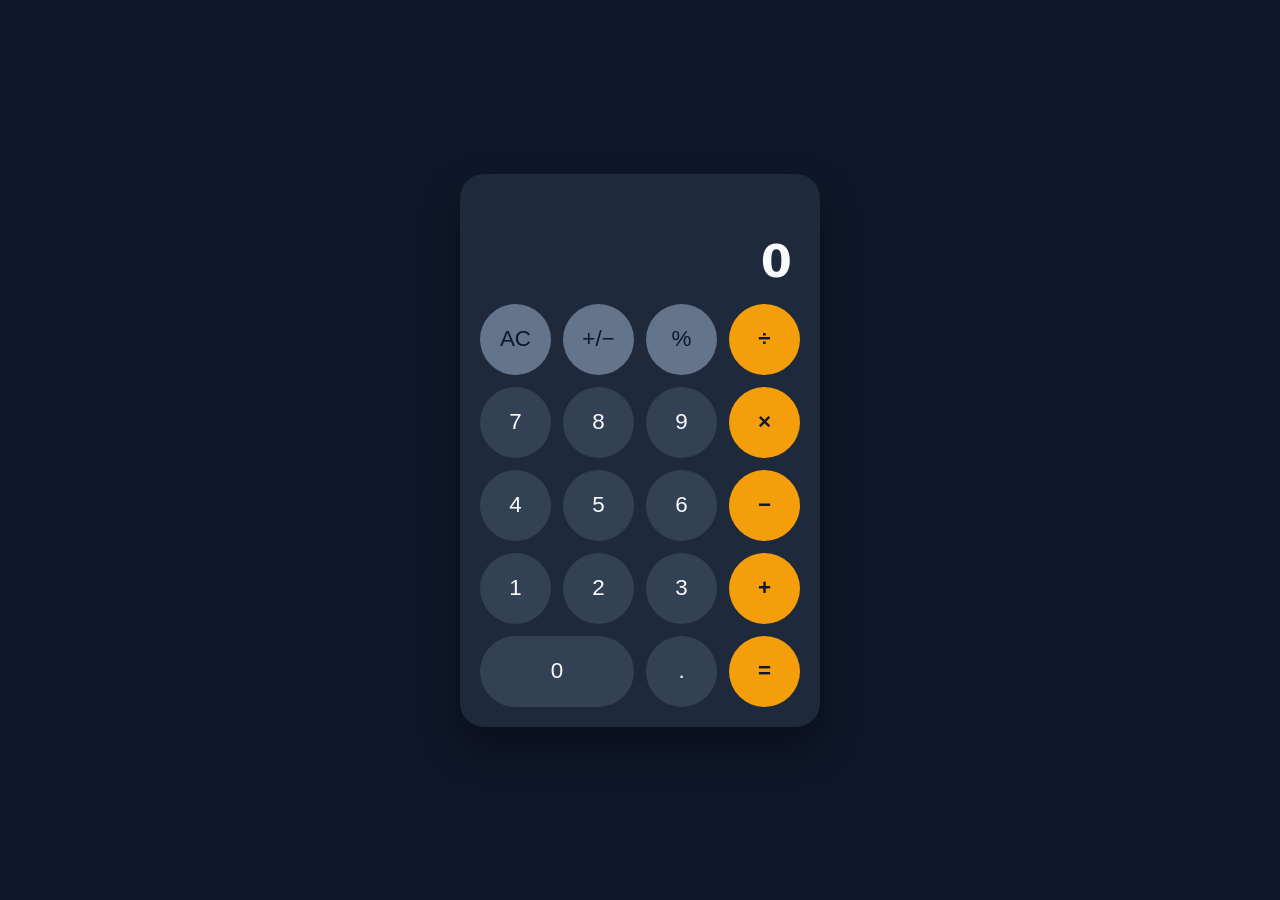
<file: portfolio-resume/calculator.html>
<!DOCTYPE html>
<html lang="ko">
<head>
  <meta charset="UTF-8" />
  <meta name="viewport" content="width=device-width, initial-scale=1.0" />
  <title>계산기</title>
  <style>
    /* 색상은 CSS 변수 토큰으로 관리 */
    :root {
      --c-canvas: #0f172a;
      --c-panel: #1e293b;
      --c-key: #334155;
      --c-key-hover: #475569;
      --c-op: #f59e0b;
      --c-op-hover: #fbbf24;
      --c-func: #64748b;
      --c-func-hover: #94a3b8;
      --c-ink: #f8fafc;
      --c-ink-muted: #94a3b8;
      --c-on-op: #0f172a;
    }

    * { box-sizing: border-box; margin: 0; padding: 0; }

    body {
      min-height: 100vh;
      display: flex;
      align-items: center;
      justify-content: center;
      background: var(--c-canvas);
      color: var(--c-ink);
      font-family: "Segoe UI", "Malgun Gothic", system-ui, sans-serif;
      padding: 16px;
    }

    .calculator {
      width: 100%;
      max-width: 360px;
      background: var(--c-panel);
      border-radius: 24px;
      padding: 20px;
      box-shadow: 0 20px 40px rgba(0, 0, 0, 0.4);
    }

    /* 표시창 */
    .display {
      min-height: 110px;
      display: flex;
      flex-direction: column;
      align-items: flex-end;
      justify-content: flex-end;
      padding: 12px 8px 16px;
      overflow: hidden;
    }

    .expression {
      min-height: 1.4em;
      font-size: 1rem;
      color: var(--c-ink-muted);
      white-space: nowrap;
      overflow: hidden;
      text-overflow: ellipsis;
      max-width: 100%;
    }

    .result {
      font-size: clamp(2rem, 9vw, 2.8rem);
      font-weight: 600;
      white-space: nowrap;
      overflow: hidden;
      text-overflow: ellipsis;
      max-width: 100%;
      font-variant-numeric: tabular-nums;
    }

    /* 버튼 격자 */
    .keys {
      display: grid;
      grid-template-columns: repeat(4, 1fr);
      gap: 12px;
    }

    .key {
      aspect-ratio: 1 / 1;
      border: none;
      border-radius: 50%;
      background: var(--c-key);
      color: var(--c-ink);
      font-size: 1.4rem;
      cursor: pointer;
      transition: background 0.15s, transform 0.08s;
      user-select: none;
    }

    .key:hover { background: var(--c-key-hover); }
    .key:active { transform: scale(0.94); }
    .key:focus-visible { outline: 3px solid var(--c-op); outline-offset: 2px; }

    .key.func { background: var(--c-func); color: var(--c-canvas); }
    .key.func:hover { background: var(--c-func-hover); }

    .key.op { background: var(--c-op); color: var(--c-on-op); font-weight: 600; }
    .key.op:hover { background: var(--c-op-hover); }

    .key.wide {
      grid-column: span 2;
      aspect-ratio: auto;
      border-radius: 999px;
      height: 100%;
    }

    .key.wide { min-height: 0; }
  </style>
</head>
<body>
  <main class="calculator">
    <section class="display" aria-live="polite">
      <div class="expression" id="expression"></div>
      <div class="result" id="result">0</div>
    </section>

    <div class="keys">
      <button class="key func" data-action="clear" aria-label="전체 지우기">AC</button>
      <button class="key func" data-action="sign" aria-label="부호 바꾸기">+/−</button>
      <button class="key func" data-action="percent" aria-label="백분율">%</button>
      <button class="key op" data-op="/" aria-label="나누기">÷</button>

      <button class="key" data-digit="7">7</button>
      <button class="key" data-digit="8">8</button>
      <button class="key" data-digit="9">9</button>
      <button class="key op" data-op="*" aria-label="곱하기">×</button>

      <button class="key" data-digit="4">4</button>
      <button class="key" data-digit="5">5</button>
      <button class="key" data-digit="6">6</button>
      <button class="key op" data-op="-" aria-label="빼기">−</button>

      <button class="key" data-digit="1">1</button>
      <button class="key" data-digit="2">2</button>
      <button class="key" data-digit="3">3</button>
      <button class="key op" data-op="+" aria-label="더하기">+</button>

      <button class="key wide" data-digit="0">0</button>
      <button class="key" data-action="decimal" aria-label="소수점">.</button>
      <button class="key op" data-action="equals" aria-label="계산 결과">=</button>
    </div>
  </main>

  <script>
    // 계산기 상태
    const state = {
      current: "0",     // 화면에 표시되는 현재 입력값(문자열)
      previous: null,   // 연산 대기 중인 앞 피연산자
      operator: null,   // 대기 중인 연산자
      expression: "",   // 상단에 보이는 수식
      overwrite: false  // true면 다음 숫자 입력 시 화면을 덮어씀
    };

    const OP_SYMBOL = { "+": "+", "-": "−", "*": "×", "/": "÷" };
    const MAX_DIGITS = 15;

    const resultEl = document.getElementById("result");
    const expressionEl = document.getElementById("expression");

    // 정수부에 천 단위 쉼표를 붙여 표시
    function formatNumber(str) {
      if (str === "Error") return str;
      const [intPart, decPart] = str.split(".");
      const sign = intPart.startsWith("-") ? "-" : "";
      const digits = intPart.replace("-", "");
      const withComma = digits.replace(/\B(?=(\d{3})+(?!\d))/g, ",");
      return sign + withComma + (decPart !== undefined ? "." + decPart : "");
    }

    // 부동소수점 오차 정리 (예: 0.1 + 0.2 → 0.3)
    function normalize(num) {
      if (!Number.isFinite(num)) return "Error";
      return String(parseFloat(num.toPrecision(12)));
    }

    function calculate(a, b, op) {
      switch (op) {
        case "+": return a + b;
        case "-": return a - b;
        case "*": return a * b;
        case "/": return b === 0 ? NaN : a / b;
      }
      return b;
    }

    function render() {
      resultEl.textContent = formatNumber(state.current);
      expressionEl.textContent = state.expression;
    }

    function inputDigit(digit) {
      if (state.current === "Error") state.overwrite = true;
      if (state.overwrite) {
        state.current = digit;
        state.overwrite = false;
      } else {
        const digitsOnly = state.current.replace(/[-.]/g, "");
        if (digitsOnly.length >= MAX_DIGITS) return;
        state.current = state.current === "0" ? digit : state.current + digit;
      }
    }

    function inputDecimal() {
      if (state.current === "Error") state.overwrite = true;
      if (state.overwrite) {
        state.current = "0.";
        state.overwrite = false;
        return;
      }
      if (!state.current.includes(".")) state.current += ".";
    }

    function setOperator(op) {
      if (state.current === "Error") return;
      // 연속으로 연산자를 누르면 앞 연산부터 처리하고 이어감
      if (state.operator && !state.overwrite) {
        const result = calculate(parseFloat(state.previous), parseFloat(state.current), state.operator);
        if (!Number.isFinite(result)) return showError();
        state.current = normalize(result);
        state.previous = state.current;
      } else {
        state.previous = state.current;
      }
      state.operator = op;
      state.expression = `${formatNumber(state.previous)} ${OP_SYMBOL[op]}`;
      state.overwrite = true;
    }

    function equals() {
      if (!state.operator || state.current === "Error") return;
      const expr = `${formatNumber(state.previous)} ${OP_SYMBOL[state.operator]} ${formatNumber(state.current)} =`;
      const result = calculate(parseFloat(state.previous), parseFloat(state.current), state.operator);
      if (!Number.isFinite(result)) return showError();
      state.expression = expr;
      state.current = normalize(result);
      state.previous = null;
      state.operator = null;
      state.overwrite = true;
    }

    function showError() {
      state.current = "Error";
      state.previous = null;
      state.operator = null;
      state.expression = "0으로 나눌 수 없습니다";
      state.overwrite = true;
    }

    function clearAll() {
      state.current = "0";
      state.previous = null;
      state.operator = null;
      state.expression = "";
      state.overwrite = false;
    }

    function toggleSign() {
      if (state.current === "Error" || state.current === "0") return;
      state.current = state.current.startsWith("-") ? state.current.slice(1) : "-" + state.current;
    }

    function percent() {
      if (state.current === "Error") return;
      state.current = normalize(parseFloat(state.current) / 100);
      state.overwrite = true;
    }

    function backspace() {
      if (state.current === "Error" || state.overwrite) return;
      state.current = state.current.length > 1 ? state.current.slice(0, -1) : "0";
      if (state.current === "-") state.current = "0";
    }

    // 버튼 클릭 처리
    document.querySelector(".keys").addEventListener("click", (event) => {
      const btn = event.target.closest("button");
      if (!btn) return;

      if (btn.dataset.digit !== undefined) inputDigit(btn.dataset.digit);
      else if (btn.dataset.op) setOperator(btn.dataset.op);
      else {
        switch (btn.dataset.action) {
          case "clear": clearAll(); break;
          case "sign": toggleSign(); break;
          case "percent": percent(); break;
          case "decimal": inputDecimal(); break;
          case "equals": equals(); break;
        }
      }
      render();
    });

    // 키보드 입력 지원
    document.addEventListener("keydown", (event) => {
      const key = event.key;
      if (/^[0-9]$/.test(key)) inputDigit(key);
      else if (key === ".") inputDecimal();
      else if (["+", "-", "*", "/"].includes(key)) setOperator(key);
      else if (key === "Enter" || key === "=") { event.preventDefault(); equals(); }
      else if (key === "Backspace") backspace();
      else if (key === "Escape") clearAll();
      else if (key === "%") percent();
      else return;
      render();
    });

    render();
  </script>
</body>
</html>
</file>
